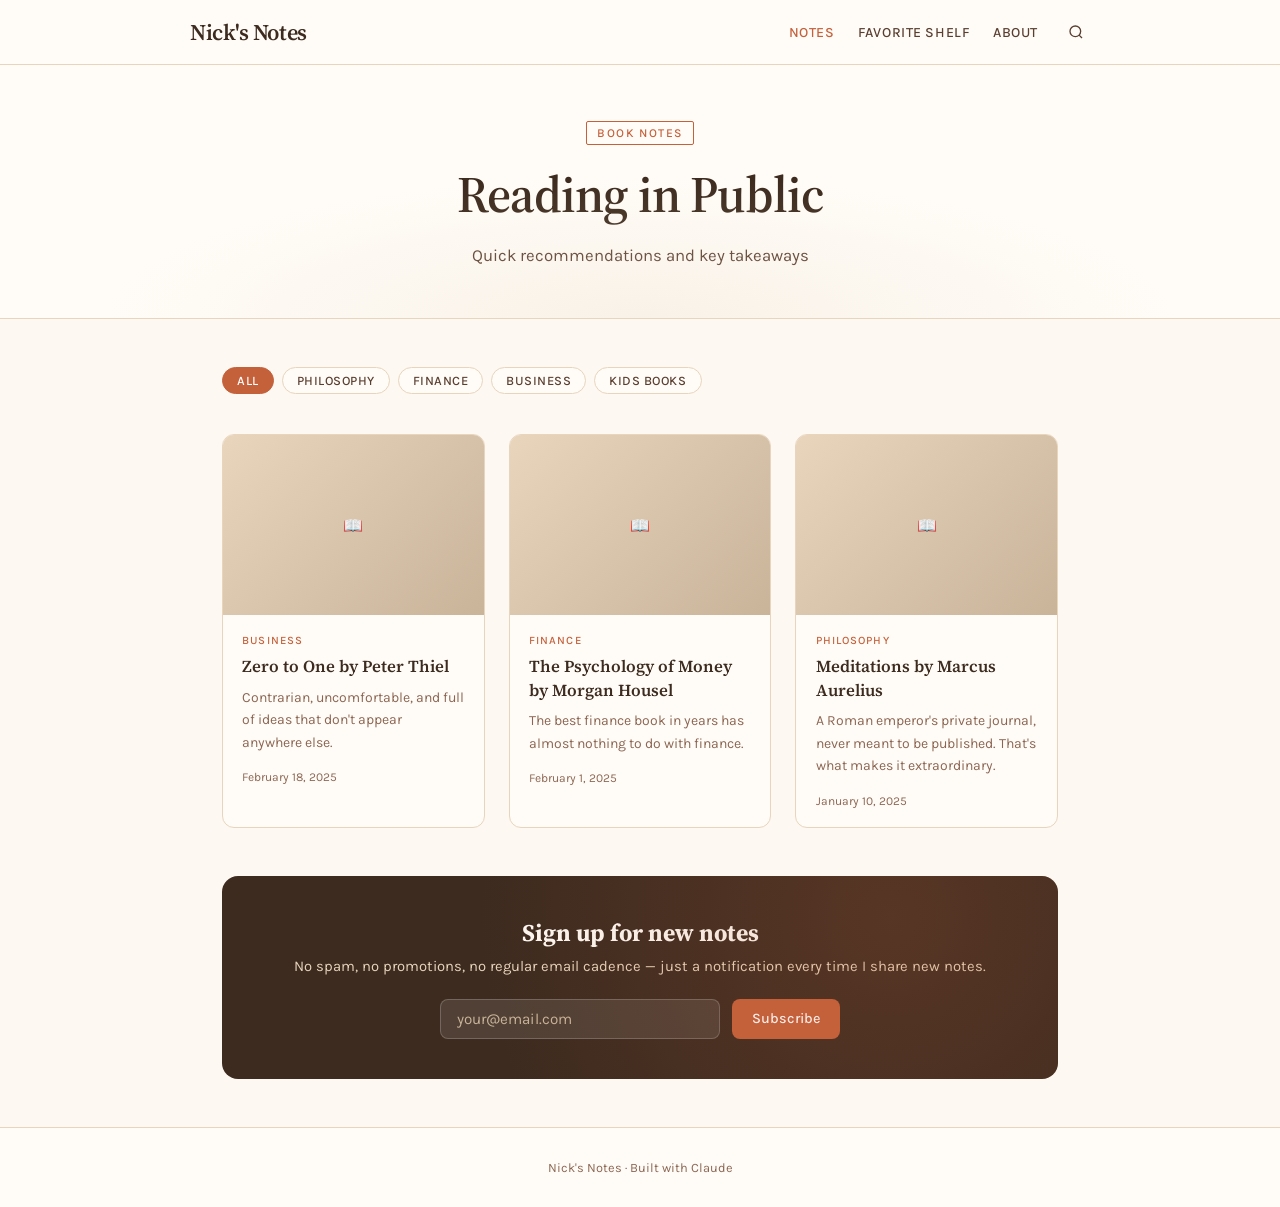
<file: index.html>
<!DOCTYPE html>
<html lang="en">
<head>
  <meta charset="UTF-8">
  <meta name="viewport" content="width=device-width, initial-scale=1.0">
  <title>Nick's Notes</title>
  <link rel="preconnect" href="https://fonts.googleapis.com">
  <link href="https://fonts.googleapis.com/css2?family=Source+Serif+4:ital,wght@0,400;0,600;1,400&family=Karla:wght@300;400;500&display=swap" rel="stylesheet">
  <link rel="stylesheet" href="style.css">
</head>
<body>

<script src="shared.js"></script>
<script>document.write(getNavHTML('home'));</script>

<div class="hero">
  <div class="hero-tag">Book Notes</div>
  <h1>Reading in Public</h1>
  <p>Quick recommendations and key takeaways</p>
</div>

<div class="container">
  <div class="tags-filter" id="tags-filter"></div>
  <div class="posts-grid" id="posts-grid"></div>
  <div class="no-results" id="no-results" style="display:none">No posts found.</div>
  <div id="newsletter-area"></div>
</div>

<script>document.write(getFooterHTML());</script>

<script>
// ── POST INDEX ──
// To add a new post: copy one of these objects and fill in your details.
// The "file" field should match the filename in the posts/ folder.
const POSTS = [
  {
    title: "Meditations by Marcus Aurelius",
    tag: "Philosophy",
    excerpt: "A Roman emperor's private journal, never meant to be published. That's what makes it extraordinary.",
    cover: "https://covers.openlibrary.org/b/isbn/9780812968255-M.jpg",
    date: "2025-01-10",
    file: "posts/meditations.html"
  },
  {
    title: "The Psychology of Money by Morgan Housel",
    tag: "Finance",
    excerpt: "The best finance book in years has almost nothing to do with finance.",
    cover: "https://covers.openlibrary.org/b/isbn/9780857197689-M.jpg",
    date: "2025-02-01",
    file: "posts/psychology-of-money.html"
  },
  {
    title: "Zero to One by Peter Thiel",
    tag: "Business",
    excerpt: "Contrarian, uncomfortable, and full of ideas that don't appear anywhere else.",
    cover: "https://covers.openlibrary.org/b/isbn/9780804139021-M.jpg",
    date: "2025-02-18",
    file: "posts/zero-to-one.html"
  }
];

// ── RENDER ──
let activeTag = 'All';

function getAllTags() {
  const tags = new Set(POSTS.map(p => p.tag).filter(Boolean));
  // Ensure Kids Books appears in the filter even before any posts are tagged with it
  tags.add('Kids Books');
  return ['All', ...Array.from(tags)];
}

function formatDate(d) {
  if (!d) return '';
  return new Date(d + 'T12:00:00').toLocaleDateString('en-CA', { year:'numeric', month:'long', day:'numeric' });
}

function renderTags(filter) {
  document.getElementById('tags-filter').innerHTML = getAllTags().map(t =>
    `<button class="tag-btn ${t === (filter||activeTag) ? 'active' : ''}" onclick="setTag('${t}')">${t}</button>`
  ).join('');
}

function setTag(tag) {
  activeTag = tag;
  renderPosts();
}

function renderPosts(query) {
  renderTags();
  const q = (query||'').toLowerCase();
  const filtered = POSTS.filter(p => {
    const tagMatch = activeTag === 'All' || p.tag === activeTag;
    const searchMatch = !q || p.title.toLowerCase().includes(q) || (p.excerpt||'').toLowerCase().includes(q) || (p.tag||'').toLowerCase().includes(q);
    return tagMatch && searchMatch;
  });

  const grid = document.getElementById('posts-grid');
  const none = document.getElementById('no-results');

  if (!filtered.length) {
    grid.innerHTML = '';
    none.style.display = 'block';
    return;
  }
  none.style.display = 'none';
  grid.innerHTML = filtered.slice().reverse().map(p => `
    <a class="post-card" href="${p.file}">
      <div class="post-card-img ${p.cover ? '' : 'no-cover'}">
        ${p.cover
          ? `<img src="${p.cover}" alt="${p.title}" onerror="this.parentElement.innerHTML='📖';this.parentElement.classList.add('no-cover')">`
          : '📖'}
      </div>
      <div class="post-card-body">
        <div class="post-card-tag">${p.tag || ''}</div>
        <h2>${p.title}</h2>
        <p>${p.excerpt || ''}</p>
        <div class="post-card-meta">${formatDate(p.date)}</div>
      </div>
    </a>
  `).join('');
}

// expose for shared.js search
window._filterPosts = renderPosts;

// Check for search query param (from other pages)
const urlParams = new URLSearchParams(window.location.search);
const qParam = urlParams.get('q');

renderPosts(qParam || '');
if (qParam) {
  document.getElementById('search-bar').classList.add('open');
  document.getElementById('search-input').value = qParam;
}

document.getElementById('newsletter-area').innerHTML = newsletterBlock('nl-email');
</script>

</body>
</html>
</file>
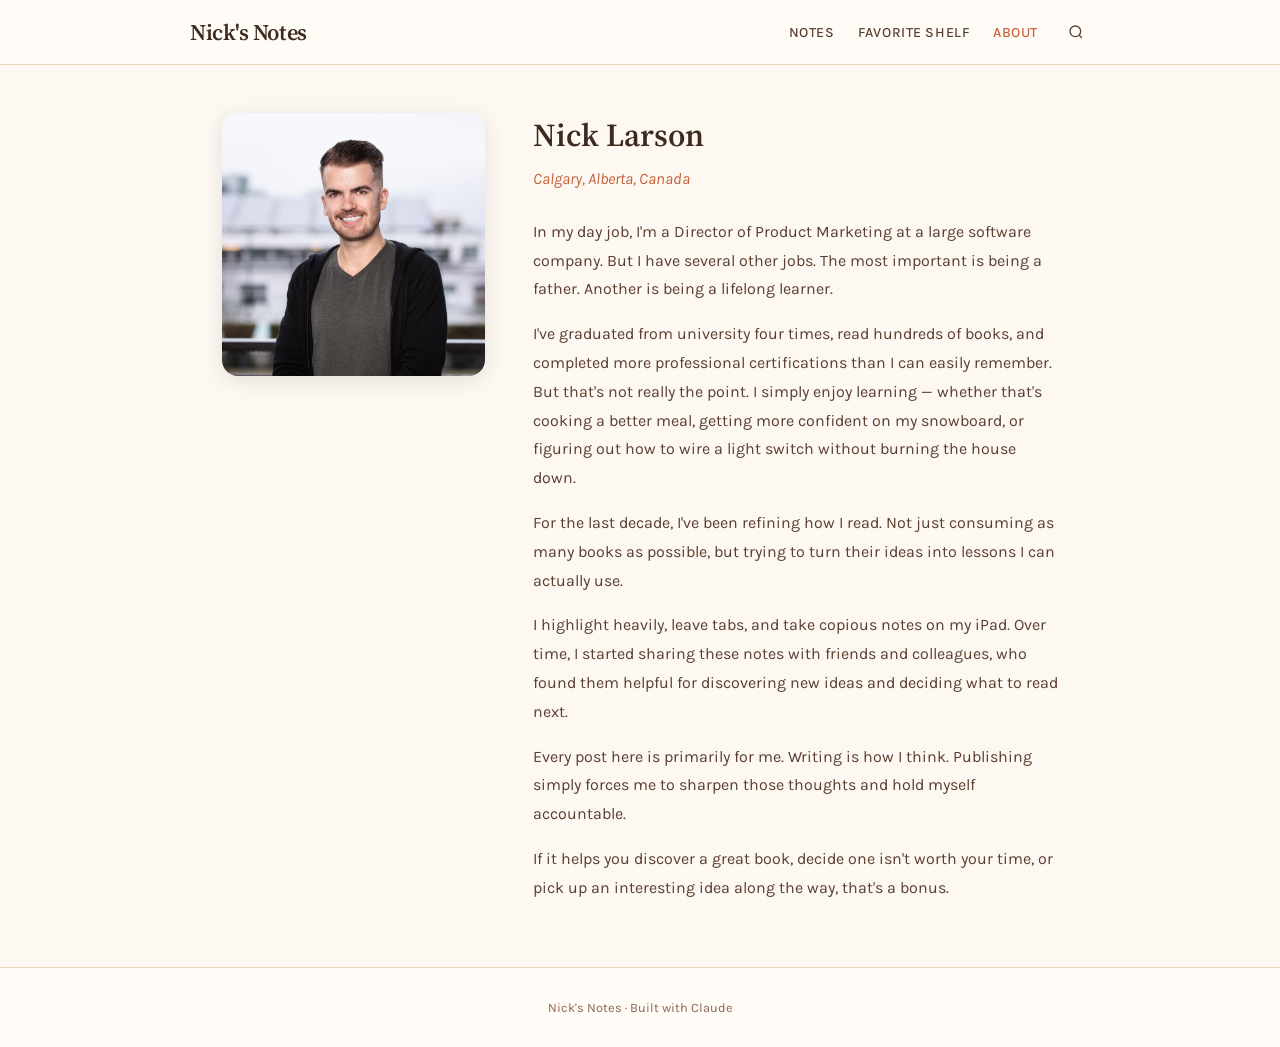
<file: about.html>
<!DOCTYPE html>
<html lang="en">
<head>
  <meta charset="UTF-8">
  <meta name="viewport" content="width=device-width, initial-scale=1.0">
  <title>About — Nick's Notes</title>
  <link rel="preconnect" href="https://fonts.googleapis.com">
  <link href="https://fonts.googleapis.com/css2?family=Source+Serif+4:ital,wght@0,400;0,600;1,400&family=Karla:wght@300;400;500&display=swap" rel="stylesheet">
  <link rel="stylesheet" href="style.css">
</head>
<body>

<script src="shared.js"></script>
<script>document.write(getNavHTML('about'));</script>

<div class="container">
  <div class="about-grid">

    <div class="about-photo-wrap">
      <!-- Once you've uploaded your photo to GitHub, replace "your-photo.jpg"
           with whatever you named the file. Example: nick.jpg -->
      <img
        src="images/nick.jpg"
        alt="Nick Larson"
        class="about-photo"
        onerror="this.outerHTML='<div class=\'about-avatar\'>📖</div>'"
      >
    </div>

    <div class="about-content">
      <h1>Nick Larson</h1>
      <p class="tagline">Calgary, Alberta, Canada</p>

      <p>In my day job, I'm a Director of Product Marketing at a large software company. But I have several other jobs. The most important is being a father. Another is being a lifelong learner.</p>

      <p>I've graduated from university four times, read hundreds of books, and completed more professional certifications than I can easily remember. But that's not really the point. I simply enjoy learning — whether that's cooking a better meal, getting more confident on my snowboard, or figuring out how to wire a light switch without burning the house down.</p>

      <p>For the last decade, I've been refining how I read. Not just consuming as many books as possible, but trying to turn their ideas into lessons I can actually use.</p>

      <p>I highlight heavily, leave tabs, and take copious notes on my iPad. Over time, I started sharing these notes with friends and colleagues, who found them helpful for discovering new ideas and deciding what to read next.</p>

      <p>Every post here is primarily for me. Writing is how I think. Publishing simply forces me to sharpen those thoughts and hold myself accountable.</p>

      <p>If it helps you discover a great book, decide one isn't worth your time, or pick up an interesting idea along the way, that's a bonus.</p>
    </div>

  </div>
</div>

<script>document.write(getFooterHTML());</script>

</body>
</html>
</file>
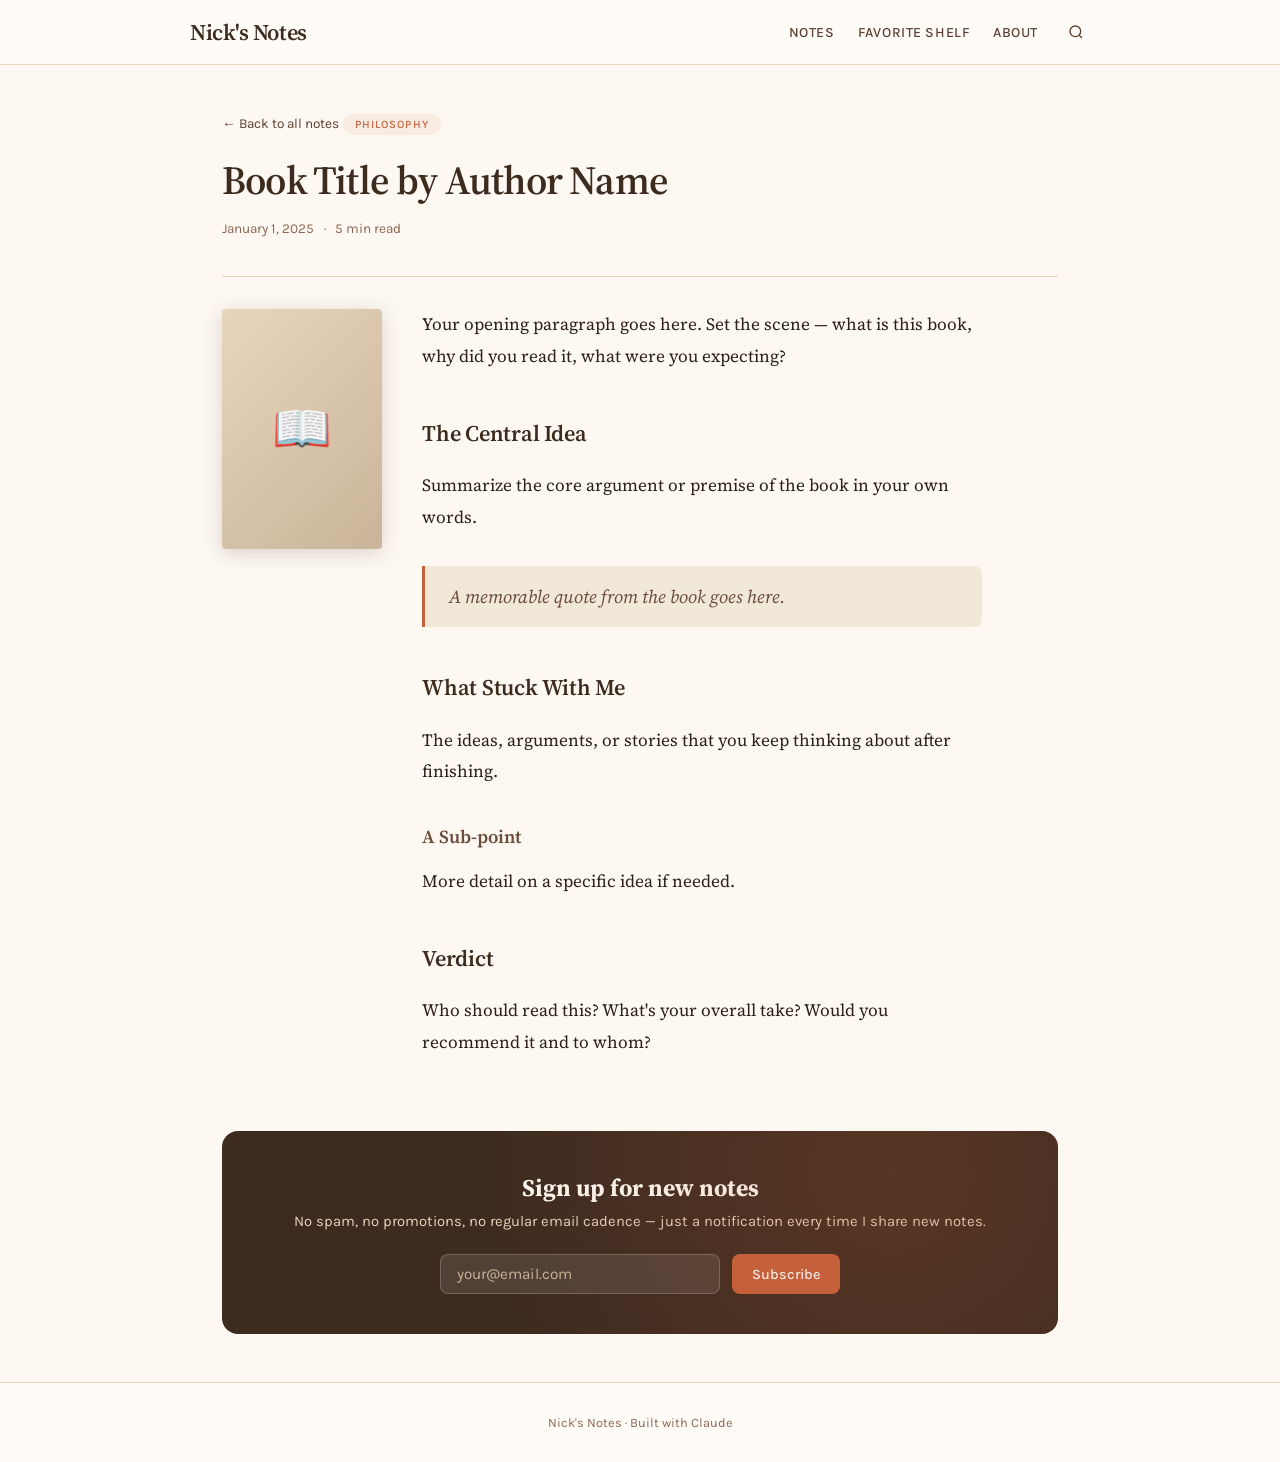
<file: posts/_template.html>
<!DOCTYPE html>
<html lang="en">
<head>
  <meta charset="UTF-8">
  <meta name="viewport" content="width=device-width, initial-scale=1.0">
  <!-- CHANGE: Update title to match your post -->
  <title>Book Title — Nick's Notes</title>
  <link rel="preconnect" href="https://fonts.googleapis.com">
  <link href="https://fonts.googleapis.com/css2?family=Source+Serif+4:ital,wght@0,400;0,600;1,400&family=Karla:wght@300;400;500&display=swap" rel="stylesheet">
  <link rel="stylesheet" href="../style.css">
</head>
<body>

<script src="../shared.js"></script>
<script>document.write(getNavHTML(''));</script>

<div class="container">

  <div class="post-header">
    <a class="back" href="../index.html">← Back to all notes</a>
    <!-- CHANGE: Update tag to Philosophy / Business / Biography / Finance -->
    <div class="post-tag-pill">Philosophy</div>
    <!-- CHANGE: Update title -->
    <h1>Book Title by Author Name</h1>
    <div class="post-meta">
      <!-- CHANGE: Update date -->
      <span>January 1, 2025</span> · <span>5 min read</span>
    </div>
  </div>

  <hr class="post-divider">

  <!-- Book cover + content side by side -->
  <div class="post-layout">

    <!-- CHANGE: Replace src with your Open Library cover URL
         Find covers at: https://covers.openlibrary.org/b/isbn/YOUR_ISBN-L.jpg
         Replace YOUR_ISBN with the book's ISBN (find on back cover or Google) -->
    <img class="post-cover"
         src="https://covers.openlibrary.org/b/isbn/YOUR_ISBN-L.jpg"
         alt="Book Title cover"
         onerror="this.outerHTML='<div class=\'post-cover-placeholder\'>📖</div>'">

    <div>
      <!-- CHANGE: Write your post content below -->
      <div class="post-body">

        <p>Your opening paragraph goes here. Set the scene — what is this book, why did you read it, what were you expecting?</p>

        <h2>The Central Idea</h2>

        <p>Summarize the core argument or premise of the book in your own words.</p>

        <blockquote class="pull-quote">
          A memorable quote from the book goes here.
        </blockquote>

        <h2>What Stuck With Me</h2>

        <p>The ideas, arguments, or stories that you keep thinking about after finishing.</p>

        <h3>A Sub-point</h3>

        <p>More detail on a specific idea if needed.</p>

        <h2>Verdict</h2>

        <p>Who should read this? What's your overall take? Would you recommend it and to whom?</p>

      </div>
    </div>
  </div>

  <script>document.write(newsletterBlock('nl-post'));</script>

</div>

<script>document.write(getFooterHTML());</script>

</body>
</html>
</file>
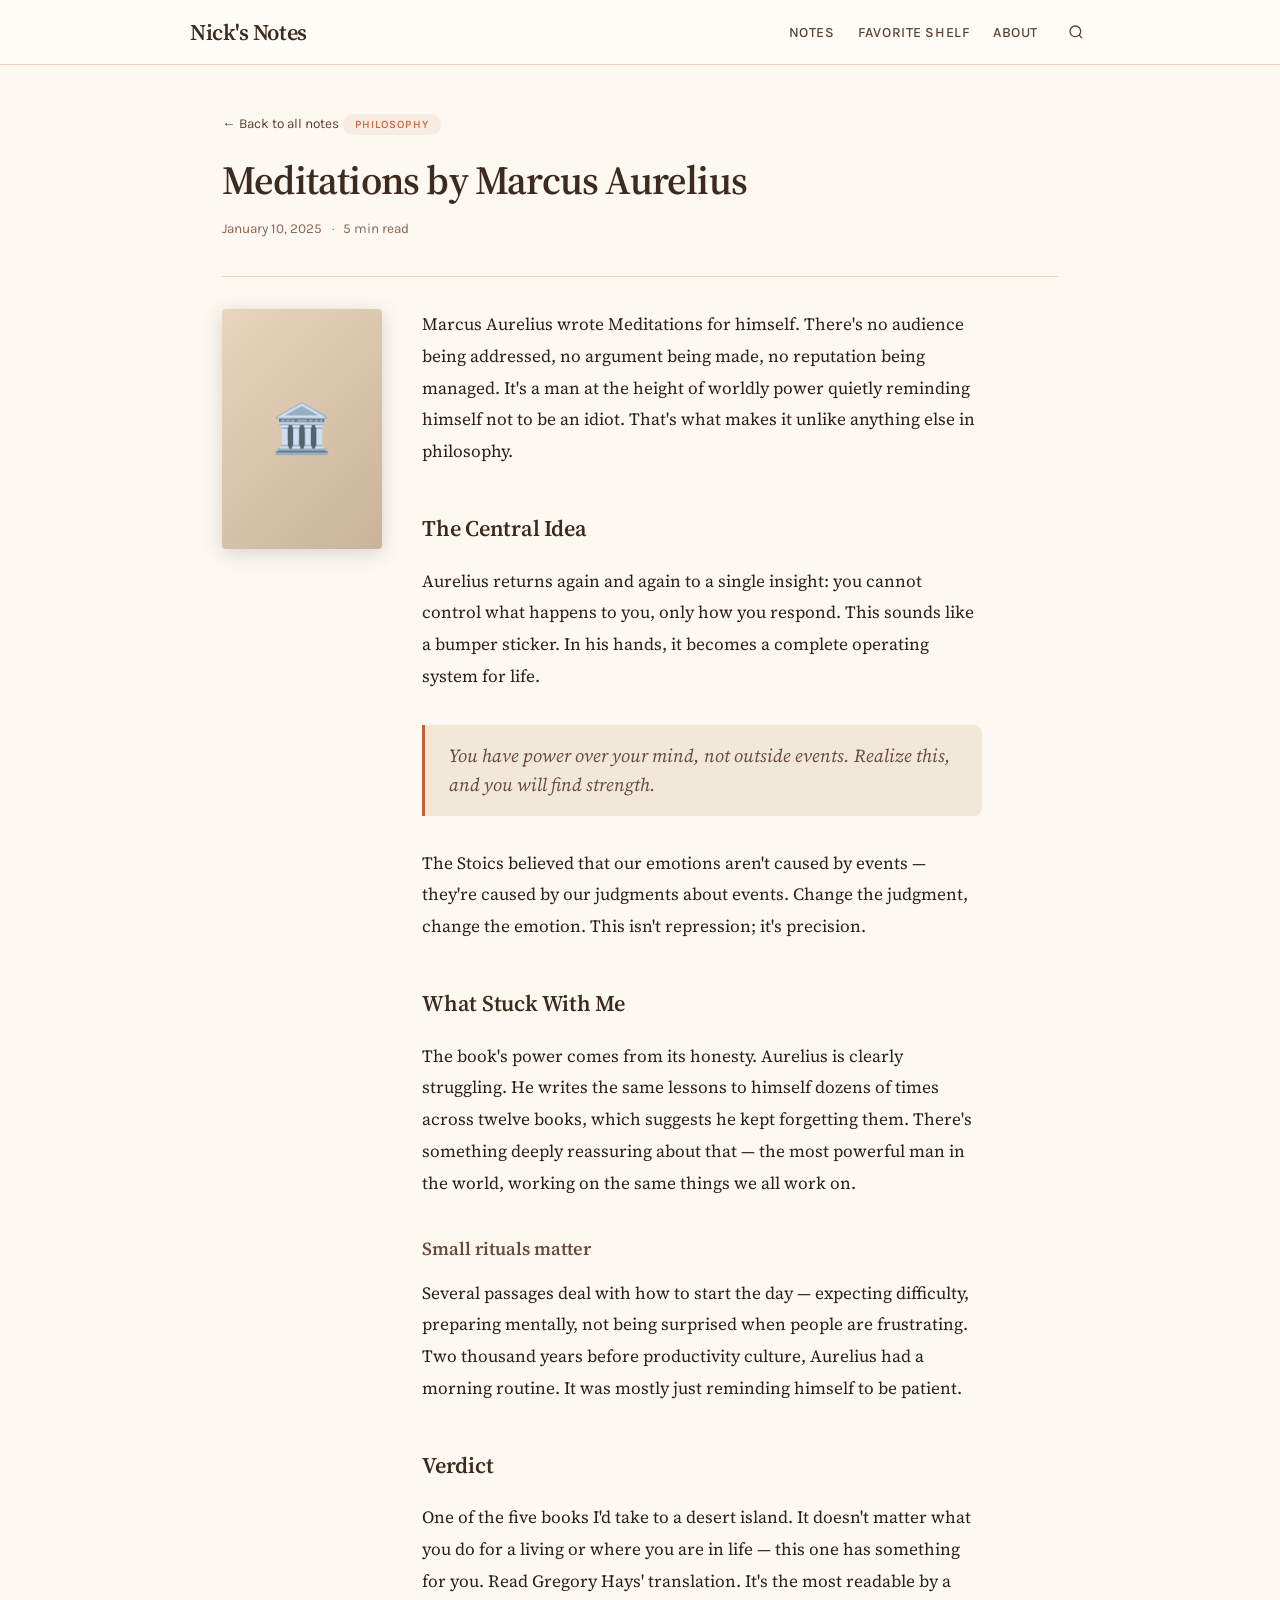
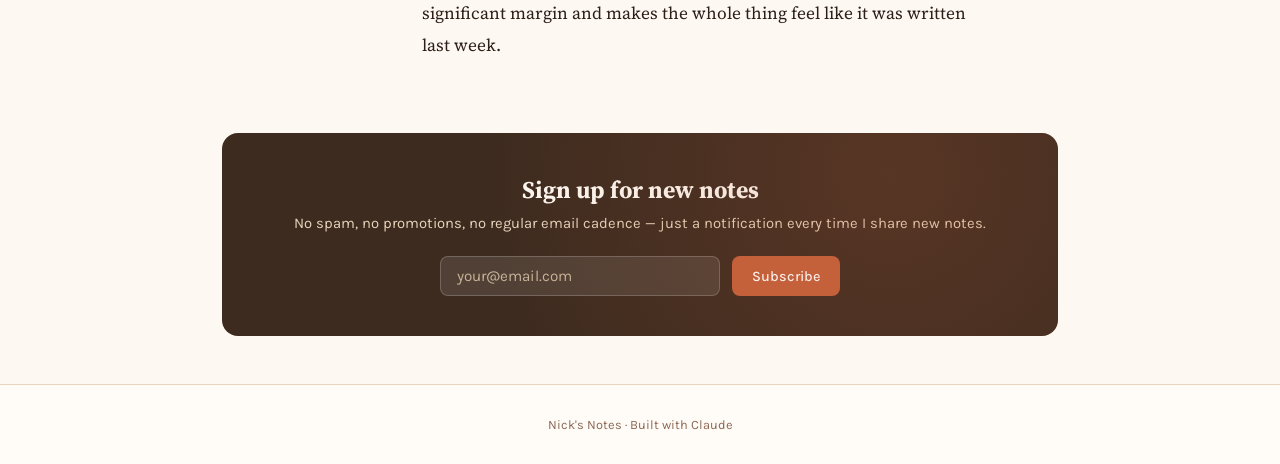
<file: posts/meditations.html>
<!DOCTYPE html>
<html lang="en">
<head>
  <meta charset="UTF-8">
  <meta name="viewport" content="width=device-width, initial-scale=1.0">
  <title>Meditations by Marcus Aurelius — Nick's Notes</title>
  <link rel="preconnect" href="https://fonts.googleapis.com">
  <link href="https://fonts.googleapis.com/css2?family=Source+Serif+4:ital,wght@0,400;0,600;1,400&family=Karla:wght@300;400;500&display=swap" rel="stylesheet">
  <link rel="stylesheet" href="../style.css">
</head>
<body>

<script src="../shared.js"></script>
<script>document.write(getNavHTML(''));</script>

<div class="container">

  <div class="post-header">
    <a class="back" href="../index.html">← Back to all notes</a>
    <div class="post-tag-pill">Philosophy</div>
    <h1>Meditations by Marcus Aurelius</h1>
    <div class="post-meta">
      <span>January 10, 2025</span> · <span>5 min read</span>
    </div>
  </div>

  <hr class="post-divider">

  <div class="post-layout">

    <img class="post-cover"
         src="https://covers.openlibrary.org/b/isbn/9780812968255-L.jpg"
         alt="Meditations cover"
         onerror="this.outerHTML='<div class=\'post-cover-placeholder\'>🏛️</div>'">

    <div>
      <div class="post-body">

        <p>Marcus Aurelius wrote Meditations for himself. There's no audience being addressed, no argument being made, no reputation being managed. It's a man at the height of worldly power quietly reminding himself not to be an idiot. That's what makes it unlike anything else in philosophy.</p>

        <h2>The Central Idea</h2>

        <p>Aurelius returns again and again to a single insight: you cannot control what happens to you, only how you respond. This sounds like a bumper sticker. In his hands, it becomes a complete operating system for life.</p>

        <blockquote class="pull-quote">
          You have power over your mind, not outside events. Realize this, and you will find strength.
        </blockquote>

        <p>The Stoics believed that our emotions aren't caused by events — they're caused by our judgments about events. Change the judgment, change the emotion. This isn't repression; it's precision.</p>

        <h2>What Stuck With Me</h2>

        <p>The book's power comes from its honesty. Aurelius is clearly struggling. He writes the same lessons to himself dozens of times across twelve books, which suggests he kept forgetting them. There's something deeply reassuring about that — the most powerful man in the world, working on the same things we all work on.</p>

        <h3>Small rituals matter</h3>

        <p>Several passages deal with how to start the day — expecting difficulty, preparing mentally, not being surprised when people are frustrating. Two thousand years before productivity culture, Aurelius had a morning routine. It was mostly just reminding himself to be patient.</p>

        <h2>Verdict</h2>

        <p>One of the five books I'd take to a desert island. It doesn't matter what you do for a living or where you are in life — this one has something for you. Read Gregory Hays' translation. It's the most readable by a significant margin and makes the whole thing feel like it was written last week.</p>

      </div>
    </div>
  </div>

  <script>document.write(newsletterBlock('nl-post'));</script>

</div>

<script>document.write(getFooterHTML());</script>

</body>
</html>
</file>
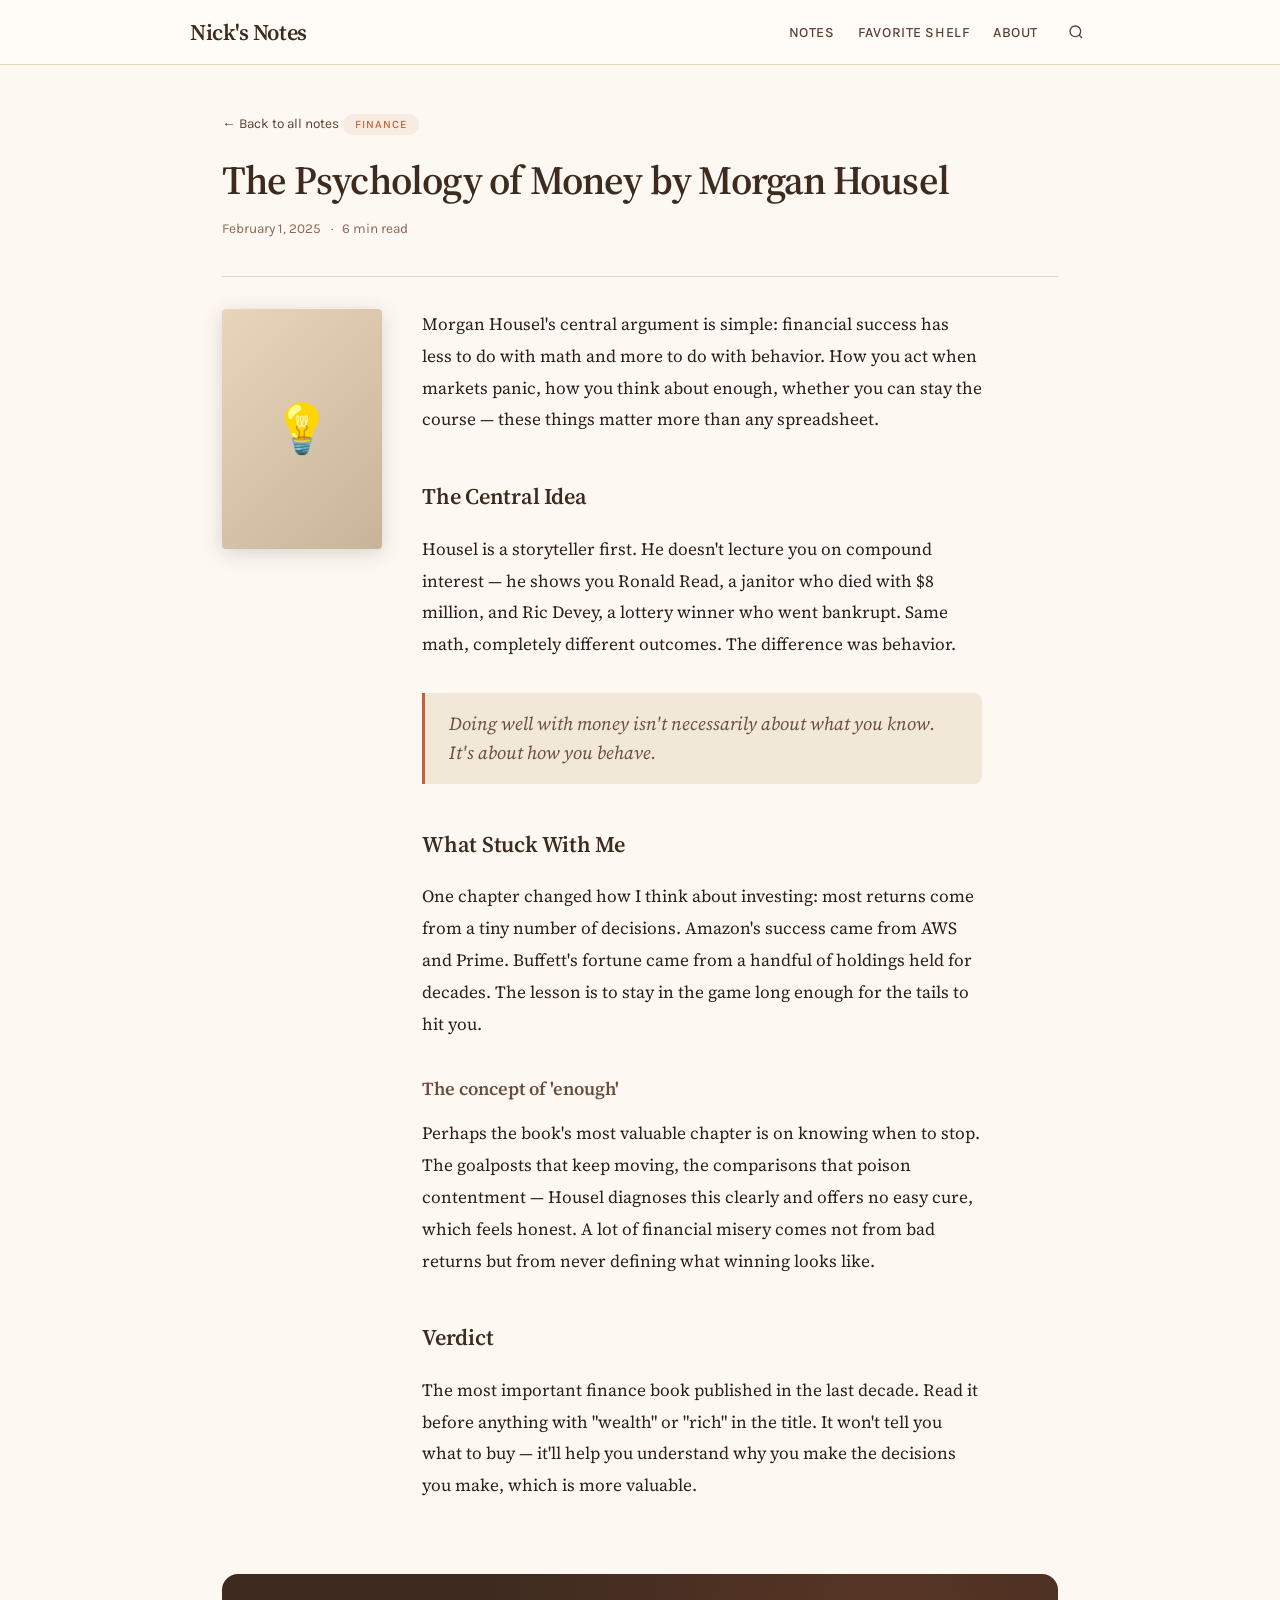
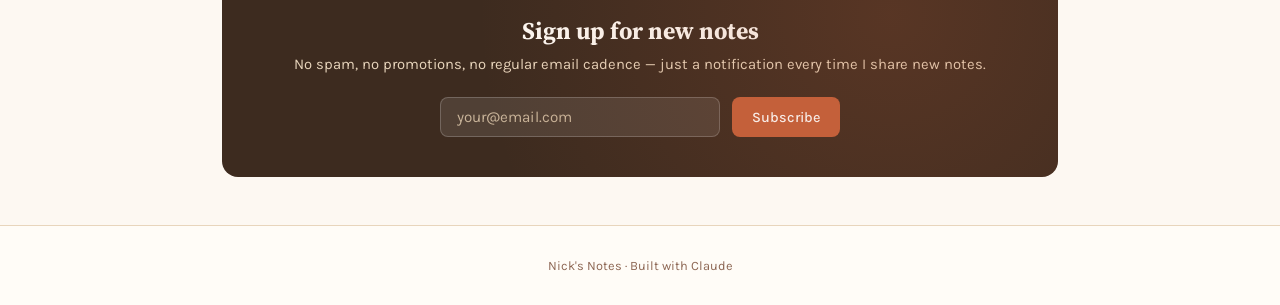
<file: posts/psychology-of-money.html>
<!DOCTYPE html>
<html lang="en">
<head>
  <meta charset="UTF-8">
  <meta name="viewport" content="width=device-width, initial-scale=1.0">
  <title>The Psychology of Money — Nick's Notes</title>
  <link rel="preconnect" href="https://fonts.googleapis.com">
  <link href="https://fonts.googleapis.com/css2?family=Source+Serif+4:ital,wght@0,400;0,600;1,400&family=Karla:wght@300;400;500&display=swap" rel="stylesheet">
  <link rel="stylesheet" href="../style.css">
</head>
<body>

<script src="../shared.js"></script>
<script>document.write(getNavHTML(''));</script>

<div class="container">

  <div class="post-header">
    <a class="back" href="../index.html">← Back to all notes</a>
    <div class="post-tag-pill">Finance</div>
    <h1>The Psychology of Money by Morgan Housel</h1>
    <div class="post-meta">
      <span>February 1, 2025</span> · <span>6 min read</span>
    </div>
  </div>

  <hr class="post-divider">

  <div class="post-layout">

    <img class="post-cover"
         src="https://covers.openlibrary.org/b/isbn/9780857197689-L.jpg"
         alt="The Psychology of Money cover"
         onerror="this.outerHTML='<div class=\'post-cover-placeholder\'>💡</div>'">

    <div>
      <div class="post-body">

        <p>Morgan Housel's central argument is simple: financial success has less to do with math and more to do with behavior. How you act when markets panic, how you think about enough, whether you can stay the course — these things matter more than any spreadsheet.</p>

        <h2>The Central Idea</h2>

        <p>Housel is a storyteller first. He doesn't lecture you on compound interest — he shows you Ronald Read, a janitor who died with $8 million, and Ric Devey, a lottery winner who went bankrupt. Same math, completely different outcomes. The difference was behavior.</p>

        <blockquote class="pull-quote">
          Doing well with money isn't necessarily about what you know. It's about how you behave.
        </blockquote>

        <h2>What Stuck With Me</h2>

        <p>One chapter changed how I think about investing: most returns come from a tiny number of decisions. Amazon's success came from AWS and Prime. Buffett's fortune came from a handful of holdings held for decades. The lesson is to stay in the game long enough for the tails to hit you.</p>

        <h3>The concept of 'enough'</h3>

        <p>Perhaps the book's most valuable chapter is on knowing when to stop. The goalposts that keep moving, the comparisons that poison contentment — Housel diagnoses this clearly and offers no easy cure, which feels honest. A lot of financial misery comes not from bad returns but from never defining what winning looks like.</p>

        <h2>Verdict</h2>

        <p>The most important finance book published in the last decade. Read it before anything with "wealth" or "rich" in the title. It won't tell you what to buy — it'll help you understand why you make the decisions you make, which is more valuable.</p>

      </div>
    </div>
  </div>

  <script>document.write(newsletterBlock('nl-post'));</script>

</div>

<script>document.write(getFooterHTML());</script>

</body>
</html>
</file>
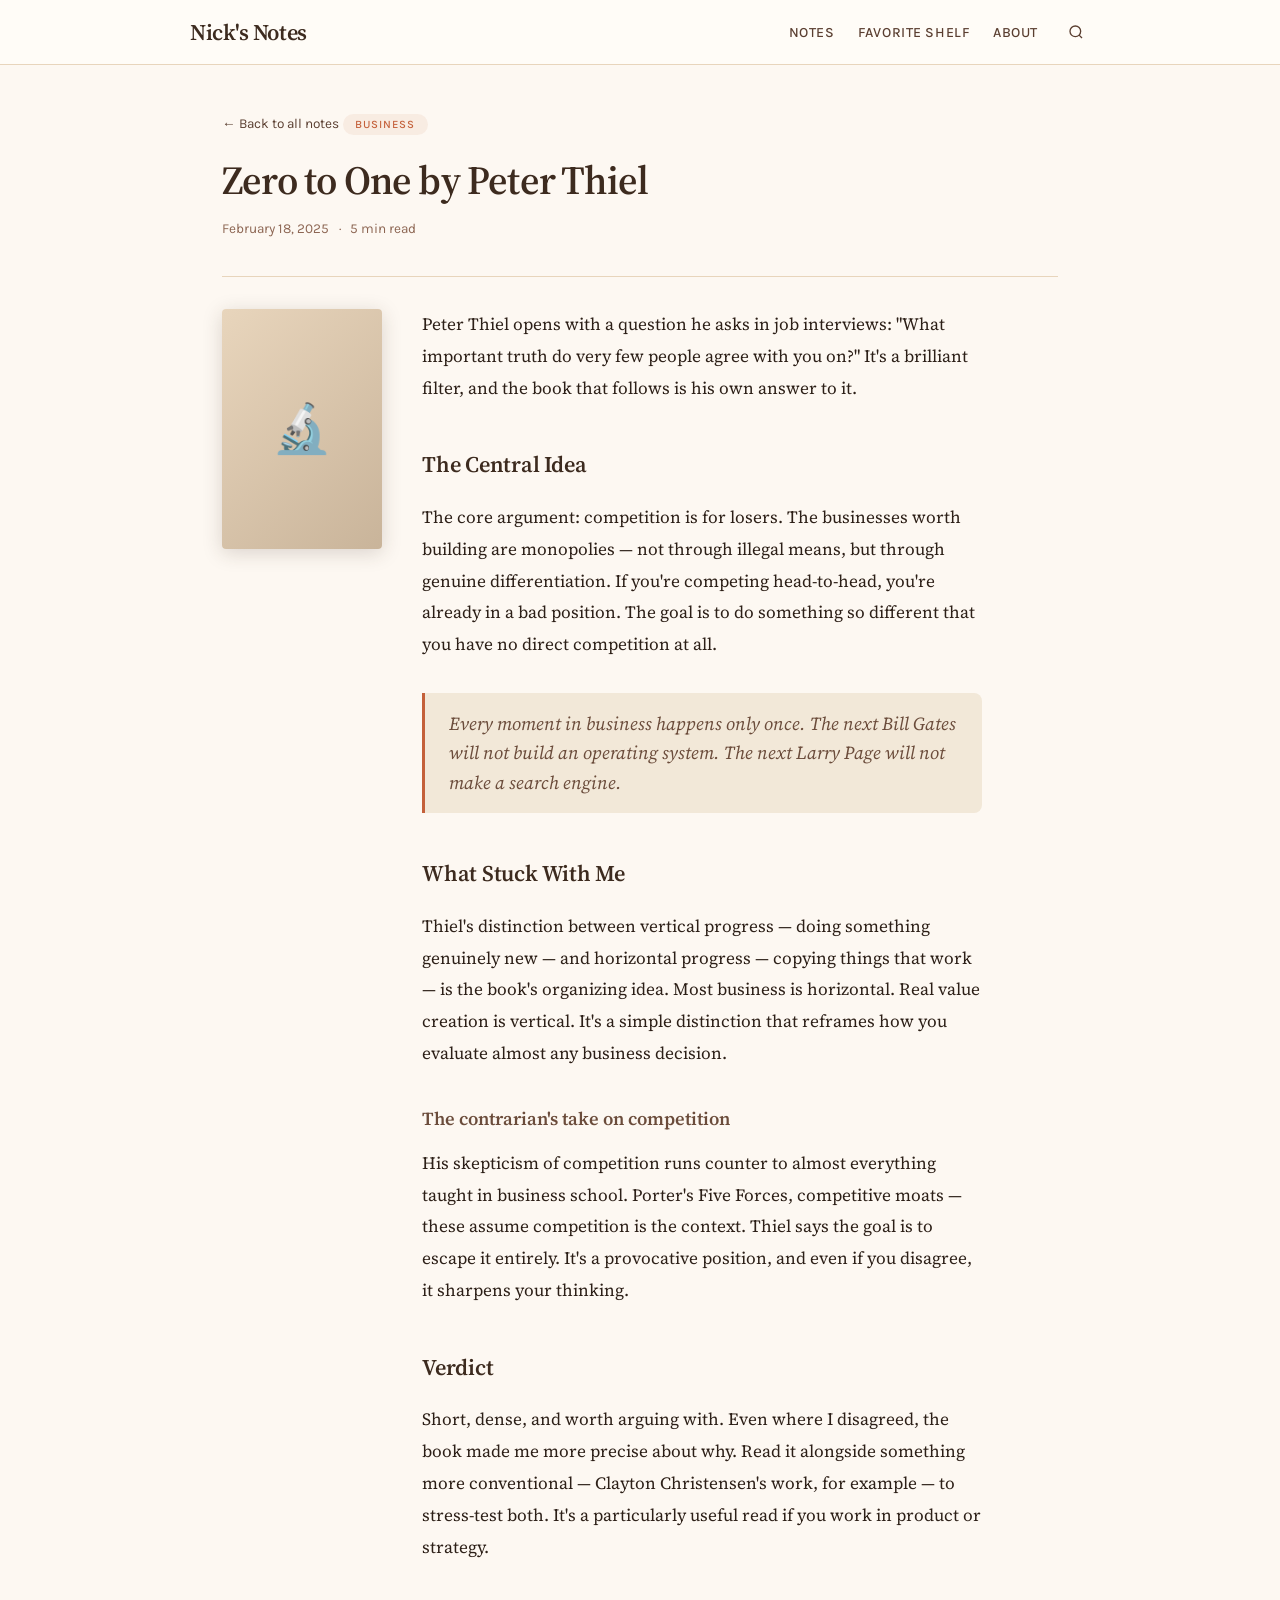
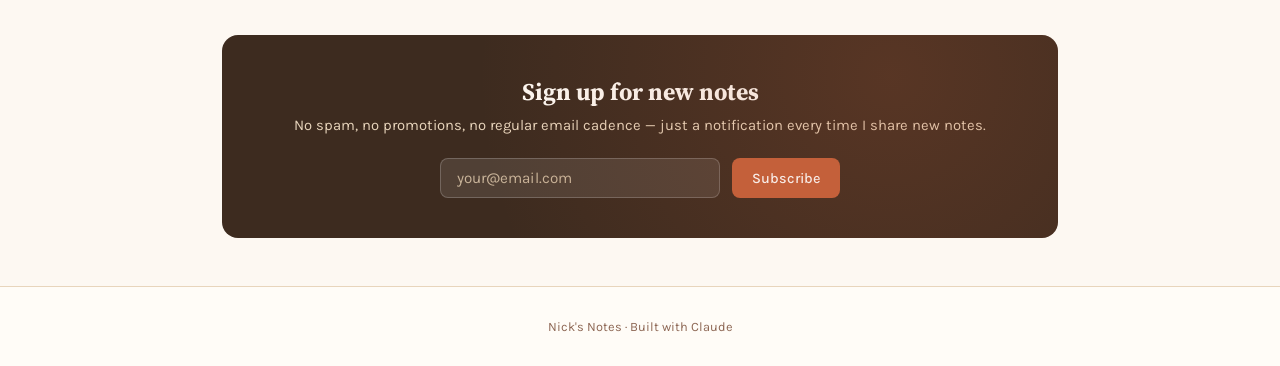
<file: posts/zero-to-one.html>
<!DOCTYPE html>
<html lang="en">
<head>
  <meta charset="UTF-8">
  <meta name="viewport" content="width=device-width, initial-scale=1.0">
  <title>Zero to One by Peter Thiel — Nick's Notes</title>
  <link rel="preconnect" href="https://fonts.googleapis.com">
  <link href="https://fonts.googleapis.com/css2?family=Source+Serif+4:ital,wght@0,400;0,600;1,400&family=Karla:wght@300;400;500&display=swap" rel="stylesheet">
  <link rel="stylesheet" href="../style.css">
</head>
<body>

<script src="../shared.js"></script>
<script>document.write(getNavHTML(''));</script>

<div class="container">

  <div class="post-header">
    <a class="back" href="../index.html">← Back to all notes</a>
    <div class="post-tag-pill">Business</div>
    <h1>Zero to One by Peter Thiel</h1>
    <div class="post-meta">
      <span>February 18, 2025</span> · <span>5 min read</span>
    </div>
  </div>

  <hr class="post-divider">

  <div class="post-layout">

    <img class="post-cover"
         src="https://covers.openlibrary.org/b/isbn/9780804139021-L.jpg"
         alt="Zero to One cover"
         onerror="this.outerHTML='<div class=\'post-cover-placeholder\'>🔬</div>'">

    <div>
      <div class="post-body">

        <p>Peter Thiel opens with a question he asks in job interviews: "What important truth do very few people agree with you on?" It's a brilliant filter, and the book that follows is his own answer to it.</p>

        <h2>The Central Idea</h2>

        <p>The core argument: competition is for losers. The businesses worth building are monopolies — not through illegal means, but through genuine differentiation. If you're competing head-to-head, you're already in a bad position. The goal is to do something so different that you have no direct competition at all.</p>

        <blockquote class="pull-quote">
          Every moment in business happens only once. The next Bill Gates will not build an operating system. The next Larry Page will not make a search engine.
        </blockquote>

        <h2>What Stuck With Me</h2>

        <p>Thiel's distinction between vertical progress — doing something genuinely new — and horizontal progress — copying things that work — is the book's organizing idea. Most business is horizontal. Real value creation is vertical. It's a simple distinction that reframes how you evaluate almost any business decision.</p>

        <h3>The contrarian's take on competition</h3>

        <p>His skepticism of competition runs counter to almost everything taught in business school. Porter's Five Forces, competitive moats — these assume competition is the context. Thiel says the goal is to escape it entirely. It's a provocative position, and even if you disagree, it sharpens your thinking.</p>

        <h2>Verdict</h2>

        <p>Short, dense, and worth arguing with. Even where I disagreed, the book made me more precise about why. Read it alongside something more conventional — Clayton Christensen's work, for example — to stress-test both. It's a particularly useful read if you work in product or strategy.</p>

      </div>
    </div>
  </div>

  <script>document.write(newsletterBlock('nl-post'));</script>

</div>

<script>document.write(getFooterHTML());</script>

</body>
</html>
</file>
<file: style.css>
/* ── NICK'S NOTES — SHARED STYLES ── */

:root {
  --cream: #fdf8f2;
  --warm-white: #fffcf7;
  --brown: #3d2b1f;
  --brown-light: #6b4c3b;
  --brown-mid: #8c6552;
  --terracotta: #c4603a;
  --terracotta-light: #e8896a;
  --sand: #e8d5bc;
  --sand-light: #f2e8d8;
  --sand-dark: #c9b49a;
  --text: #2c1f17;
  --text-mid: #5a3e30;
  --text-light: #8c6552;
}

* { margin: 0; padding: 0; box-sizing: border-box; }

body {
  font-family: 'Karla', sans-serif;
  background: var(--cream);
  color: var(--text);
  min-height: 100vh;
}

/* ── HEADER ── */
header {
  background: var(--warm-white);
  border-bottom: 1px solid var(--sand);
  padding: 0 2rem;
  position: sticky; top: 0; z-index: 100;
}
.header-inner {
  max-width: 900px; margin: 0 auto;
  display: flex; align-items: center; justify-content: space-between;
  height: 64px;
}
.site-title {
  font-family: 'Source Serif 4', serif;
  font-size: 1.4rem; font-weight: 600;
  color: var(--brown); text-decoration: none;
  letter-spacing: -0.02em;
}
nav { display: flex; align-items: center; gap: 1.5rem; }
nav a {
  font-size: 0.875rem; font-weight: 500; letter-spacing: 0.04em;
  color: var(--text-mid); text-decoration: none; text-transform: uppercase;
  transition: color 0.2s;
}
nav a:hover, nav a.active { color: var(--terracotta); }
.search-toggle {
  background: none; border: none; cursor: pointer;
  color: var(--text-mid); padding: 6px; display: flex; align-items: center;
  transition: color 0.2s;
}
.search-toggle:hover { color: var(--terracotta); }

/* ── HAMBURGER ── */
.hamburger {
  display: none;
  flex-direction: column; justify-content: center; gap: 5px;
  background: none; border: none; cursor: pointer;
  padding: 6px; width: 36px; height: 36px;
}
.hamburger span {
  display: block; height: 2px; width: 22px;
  background: var(--brown-light); border-radius: 2px;
  transition: all 0.25s ease;
  transform-origin: center;
}
.hamburger.open span:nth-child(1) { transform: translateY(7px) rotate(45deg); }
.hamburger.open span:nth-child(2) { opacity: 0; transform: scaleX(0); }
.hamburger.open span:nth-child(3) { transform: translateY(-7px) rotate(-45deg); }

/* ── MOBILE NAV DRAWER ── */
.mobile-nav {
  display: none;
  position: absolute; top: 64px; left: 0; right: 0;
  background: var(--warm-white);
  border-bottom: 1px solid var(--sand);
  padding: 1rem 2rem 1.5rem;
  flex-direction: column; gap: 0;
  z-index: 99;
  box-shadow: 0 4px 20px rgba(61,43,31,0.08);
}
.mobile-nav.open { display: flex; }
.mobile-nav a {
  font-size: 1rem; font-weight: 500; letter-spacing: 0.04em;
  color: var(--text-mid); text-decoration: none; text-transform: uppercase;
  padding: 0.85rem 0;
  border-bottom: 1px solid var(--sand-light);
  transition: color 0.2s;
}
.mobile-nav a:last-of-type { border-bottom: none; }
.mobile-nav a:hover, .mobile-nav a.active { color: var(--terracotta); }
.mobile-search-btn {
  margin-top: 0.75rem;
  display: flex; align-items: center; gap: 0.5rem;
  font-size: 0.875rem; font-weight: 500; letter-spacing: 0.04em;
  text-transform: uppercase; color: var(--text-mid);
  padding: 0.5rem 0;
}
.mobile-search-btn:hover { color: var(--terracotta); }

/* ── SEARCH BAR ── */
.search-bar {
  background: var(--sand-light); border-bottom: 1px solid var(--sand);
  padding: 0.75rem 2rem; display: none;
}
.search-bar.open { display: block; }
.search-bar input {
  width: 100%; max-width: 900px; display: block; margin: 0 auto;
  background: white; border: 1px solid var(--sand);
  border-radius: 8px; padding: 10px 16px;
  font-family: 'Karla', sans-serif; font-size: 1rem; color: var(--text);
  outline: none;
}
.search-bar input:focus { border-color: var(--terracotta); }

/* ── LAYOUT ── */
.container { max-width: 900px; margin: 0 auto; padding: 3rem 2rem; }

@media(max-width: 480px) {
  .container { padding: 2rem 1.25rem; }
}

/* ── HERO ── */
.hero {
  background: var(--warm-white);
  padding: 3.5rem 2rem 3rem;
  text-align: center;
  border-bottom: 1px solid var(--sand);
  position: relative; overflow: hidden;
}
.hero::before {
  content: '';
  position: absolute; inset: 0;
  background: radial-gradient(ellipse 60% 80% at 50% 100%, #e8d5bc44 0%, transparent 70%);
  pointer-events: none;
}
.hero-tag {
  display: inline-block;
  font-size: 0.75rem; font-weight: 500; letter-spacing: 0.12em;
  text-transform: uppercase; color: var(--terracotta);
  border: 1px solid var(--terracotta); border-radius: 2px; padding: 4px 10px;
  margin-bottom: 1.2rem;
}
.hero h1 {
  font-family: 'Source Serif 4', serif;
  font-size: clamp(2rem, 5vw, 3.2rem);
  font-weight: 600; color: var(--brown);
  line-height: 1.2; letter-spacing: -0.02em;
  margin-bottom: 1rem;
}
.hero p {
  font-size: 1.05rem; color: var(--text-mid);
  max-width: 520px; margin: 0 auto; line-height: 1.7;
}

/* ── POST GRID ── */
.tags-filter {
  display: flex; gap: 0.5rem; flex-wrap: wrap;
  margin-bottom: 2.5rem;
}
.tag-btn {
  background: var(--warm-white); border: 1px solid var(--sand);
  border-radius: 20px; padding: 5px 14px;
  font-family: 'Karla', sans-serif; font-size: 0.8rem;
  font-weight: 500; letter-spacing: 0.04em; text-transform: uppercase;
  color: var(--text-mid); cursor: pointer; transition: all 0.2s;
}
.tag-btn:hover, .tag-btn.active {
  background: var(--terracotta); border-color: var(--terracotta);
  color: white;
}
.posts-grid {
  display: grid; grid-template-columns: repeat(auto-fill, minmax(260px, 1fr));
  gap: 1.5rem;
}
@media(max-width: 480px) {
  .posts-grid { grid-template-columns: 1fr; }
}
.post-card {
  background: var(--warm-white); border: 1px solid var(--sand);
  border-radius: 12px; overflow: hidden;
  transition: transform 0.2s, box-shadow 0.2s;
  text-decoration: none; display: block; color: inherit;
}
.post-card:hover {
  transform: translateY(-3px);
  box-shadow: 0 8px 30px rgba(61,43,31,0.1);
}
.post-card-img {
  width: 100%; height: 180px;
  background: linear-gradient(135deg, var(--sand) 0%, var(--sand-dark) 100%);
  display: flex; align-items: center; justify-content: center;
  overflow: hidden;
}
.post-card-img img {
  width: 100%; height: 100%; object-fit: cover;
}
.post-card-img.no-cover { font-size: 2.5rem; }
.post-card-body { padding: 1.2rem; }
.post-card-tag {
  font-size: 0.7rem; font-weight: 500; letter-spacing: 0.1em;
  text-transform: uppercase; color: var(--terracotta);
  margin-bottom: 0.5rem;
}
.post-card h2 {
  font-family: 'Source Serif 4', serif; font-size: 1.05rem;
  font-weight: 600; color: var(--brown);
  line-height: 1.4; margin-bottom: 0.5rem;
}
.post-card p {
  font-size: 0.875rem; color: var(--text-light);
  line-height: 1.6; margin-bottom: 1rem;
}
.post-card-meta { font-size: 0.75rem; color: var(--text-light); }
.no-results {
  text-align: center; padding: 3rem 1rem;
  color: var(--text-light); font-style: italic;
  font-family: 'Source Serif 4', serif;
}

/* ── SINGLE POST ── */
.post-header { margin-bottom: 2.5rem; }
.post-header .back {
  display: inline-flex; align-items: center; gap: 0.4rem;
  font-size: 0.85rem; color: var(--text-mid);
  text-decoration: none; margin-bottom: 1.5rem;
  transition: color 0.2s;
}
.post-header .back:hover { color: var(--terracotta); }
.post-tag-pill {
  display: inline-block;
  font-size: 0.7rem; font-weight: 500; letter-spacing: 0.1em;
  text-transform: uppercase; color: var(--terracotta);
  background: #c4603a15; border-radius: 20px; padding: 4px 12px;
  margin-bottom: 1rem;
}
.post-header h1 {
  font-family: 'Source Serif 4', serif;
  font-size: clamp(1.6rem, 4vw, 2.5rem);
  font-weight: 600; color: var(--brown);
  line-height: 1.25; letter-spacing: -0.02em; margin-bottom: 1rem;
}
.post-meta {
  font-size: 0.85rem; color: var(--text-light);
  display: flex; align-items: center; gap: 0.6rem;
}
.post-divider {
  border: none; border-top: 1px solid var(--sand);
  margin: 2rem 0;
}

/* ── POST LAYOUT WITH COVER ── */
.post-layout {
  display: grid;
  grid-template-columns: 160px 1fr;
  gap: 2.5rem;
  align-items: start;
  max-width: 760px;
}
@media(max-width: 600px) {
  .post-layout {
    grid-template-columns: 1fr;
  }
  .post-cover {
    max-width: 120px;
  }
}
.post-cover {
  width: 100%;
  border-radius: 4px;
  box-shadow: 0 4px 20px rgba(61,43,31,0.18);
  display: block;
}
.post-cover-placeholder {
  width: 100%; aspect-ratio: 2/3;
  background: linear-gradient(135deg, var(--sand) 0%, var(--sand-dark) 100%);
  border-radius: 4px;
  display: flex; align-items: center; justify-content: center;
  font-size: 3rem;
  box-shadow: 0 4px 20px rgba(61,43,31,0.18);
}
.post-body {
  font-family: 'Source Serif 4', serif;
  font-size: 1.075rem; line-height: 1.85;
  color: var(--text); max-width: 660px;
}
.post-body p { margin-bottom: 1.5rem; }
.post-body h2 {
  font-size: 1.4rem; font-weight: 600; color: var(--brown);
  margin: 2.5rem 0 1rem; letter-spacing: -0.01em;
}
.post-body h3 {
  font-size: 1.15rem; font-weight: 600; color: var(--brown-light);
  margin: 2rem 0 0.75rem;
}
.pull-quote {
  border-left: 3px solid var(--terracotta);
  margin: 2rem 0; padding: 1rem 1.5rem;
  background: var(--sand-light); border-radius: 0 8px 8px 0;
  font-style: italic; font-size: 1.15rem;
  color: var(--brown-light); line-height: 1.6;
}

/* ── ABOUT ── */
.about-grid {
  display: grid; grid-template-columns: 1fr 2fr; gap: 3rem;
  align-items: start;
}
@media(max-width:640px) {
  .about-grid { grid-template-columns: 1fr; }
  .about-avatar { max-width: 120px; }
  .about-photo-wrap { max-width: 160px; }
}
.about-avatar {
  width: 100%; aspect-ratio: 1;
  background: linear-gradient(135deg, var(--sand) 0%, var(--sand-dark) 100%);
  border-radius: 16px;
  display: flex; align-items: center; justify-content: center;
  font-size: 4rem;
}
.about-photo-wrap { width: 100%; }
.about-photo {
  width: 100%; aspect-ratio: 1;
  object-fit: cover; object-position: center top;
  border-radius: 16px; display: block;
  box-shadow: 0 4px 20px rgba(61,43,31,0.12);
}
.about-content h1 {
  font-family: 'Source Serif 4', serif; font-size: 2rem;
  font-weight: 600; color: var(--brown); margin-bottom: 0.5rem;
}
.about-content .tagline {
  font-size: 1rem; color: var(--terracotta);
  font-style: italic; margin-bottom: 1.5rem;
}
.about-content p {
  font-size: 1rem; line-height: 1.8;
  color: var(--text-mid); margin-bottom: 1rem;
}

/* ── FAVORITE SHELF ── */
.fav-category { margin-bottom: 2.5rem; }
.fav-category-label {
  font-size: 0.75rem; font-weight: 500; letter-spacing: 0.12em;
  text-transform: uppercase; color: var(--terracotta);
  margin-bottom: 1rem; padding-bottom: 0.5rem;
  border-bottom: 1px solid var(--sand);
}
.fav-books { display: flex; flex-direction: column; gap: 1rem; }
.fav-book {
  display: flex; gap: 1rem; align-items: flex-start;
  background: var(--warm-white); border: 1px solid var(--sand);
  border-radius: 10px; padding: 1rem 1.25rem;
  transition: box-shadow 0.2s; text-decoration: none; color: inherit;
}
.fav-book:hover { box-shadow: 0 4px 16px rgba(61,43,31,0.08); }
.fav-book.has-post { cursor: pointer; }
.fav-emoji { font-size: 1.6rem; flex-shrink: 0; margin-top: 2px; }
.fav-cover {
  width: 48px; flex-shrink: 0;
  border-radius: 2px;
  box-shadow: 0 2px 8px rgba(61,43,31,0.15);
}
.fav-title {
  font-family: 'Source Serif 4', serif; font-size: 1rem;
  font-weight: 600; color: var(--brown); margin-bottom: 0.2rem;
}
.fav-linked { color: var(--terracotta) !important; text-decoration: underline; text-decoration-color: var(--sand-dark); text-underline-offset: 3px; }
.fav-book:hover .fav-linked { text-decoration-color: var(--terracotta); }
.fav-author {
  font-size: 0.8rem; color: var(--terracotta);
  font-weight: 500; letter-spacing: 0.03em; margin-bottom: 0.4rem;
}
.fav-note { font-size: 0.875rem; color: var(--text-mid); line-height: 1.6; }

/* ── NEWSLETTER ── */
.newsletter-block {
  background: var(--brown); border-radius: 16px;
  padding: 2.5rem; text-align: center; margin-top: 3rem;
  position: relative; overflow: hidden;
}
.newsletter-block::before {
  content: '';
  position: absolute; inset: 0;
  background: radial-gradient(circle at 80% 20%, #c4603a33, transparent 60%);
  pointer-events: none;
}
.newsletter-block h3 {
  font-family: 'Source Serif 4', serif; font-size: 1.5rem;
  color: var(--cream); margin-bottom: 0.5rem;
}
.newsletter-block p {
  font-size: 0.925rem; color: var(--sand); margin-bottom: 1.5rem;
}
.newsletter-form {
  display: flex; gap: 0.75rem; max-width: 400px; margin: 0 auto;
  flex-wrap: wrap; justify-content: center;
}
.newsletter-form input {
  flex: 1; min-width: 200px;
  background: rgba(255,255,255,0.1); border: 1px solid rgba(255,255,255,0.2);
  border-radius: 8px; padding: 10px 16px;
  font-family: 'Karla', sans-serif; font-size: 0.95rem;
  color: white; outline: none;
}
.newsletter-form input::placeholder { color: var(--sand-dark); }
.newsletter-form input:focus { border-color: var(--terracotta-light); }
.newsletter-form button {
  background: var(--terracotta); color: white;
  border: none; border-radius: 8px; padding: 10px 20px;
  font-family: 'Karla', sans-serif; font-size: 0.9rem;
  font-weight: 500; cursor: pointer; transition: background 0.2s;
  white-space: nowrap;
}
.newsletter-form button:hover { background: var(--terracotta-light); }

/* ── TOAST ── */
.toast {
  position: fixed; bottom: 2rem; right: 2rem;
  background: var(--brown); color: var(--cream);
  border-radius: 10px; padding: 12px 20px;
  font-size: 0.875rem; z-index: 9999;
  transform: translateY(20px); opacity: 0;
  transition: all 0.3s; pointer-events: none;
}
.toast.show { transform: translateY(0); opacity: 1; }

/* ── FOOTER ── */
footer {
  border-top: 1px solid var(--sand);
  background: var(--warm-white);
  padding: 2rem; text-align: center;
  font-size: 0.8rem; color: var(--text-light);
}

/* ── MOBILE BREAKPOINT ── */
@media(max-width: 640px) {
  header { padding: 0 1.25rem; }
  #main-nav { display: none; }
  .hamburger { display: flex; }
  .hero { padding: 2.5rem 1.25rem 2rem; }
  .newsletter-block { padding: 1.75rem 1.25rem; border-radius: 12px; }
}
</file>
